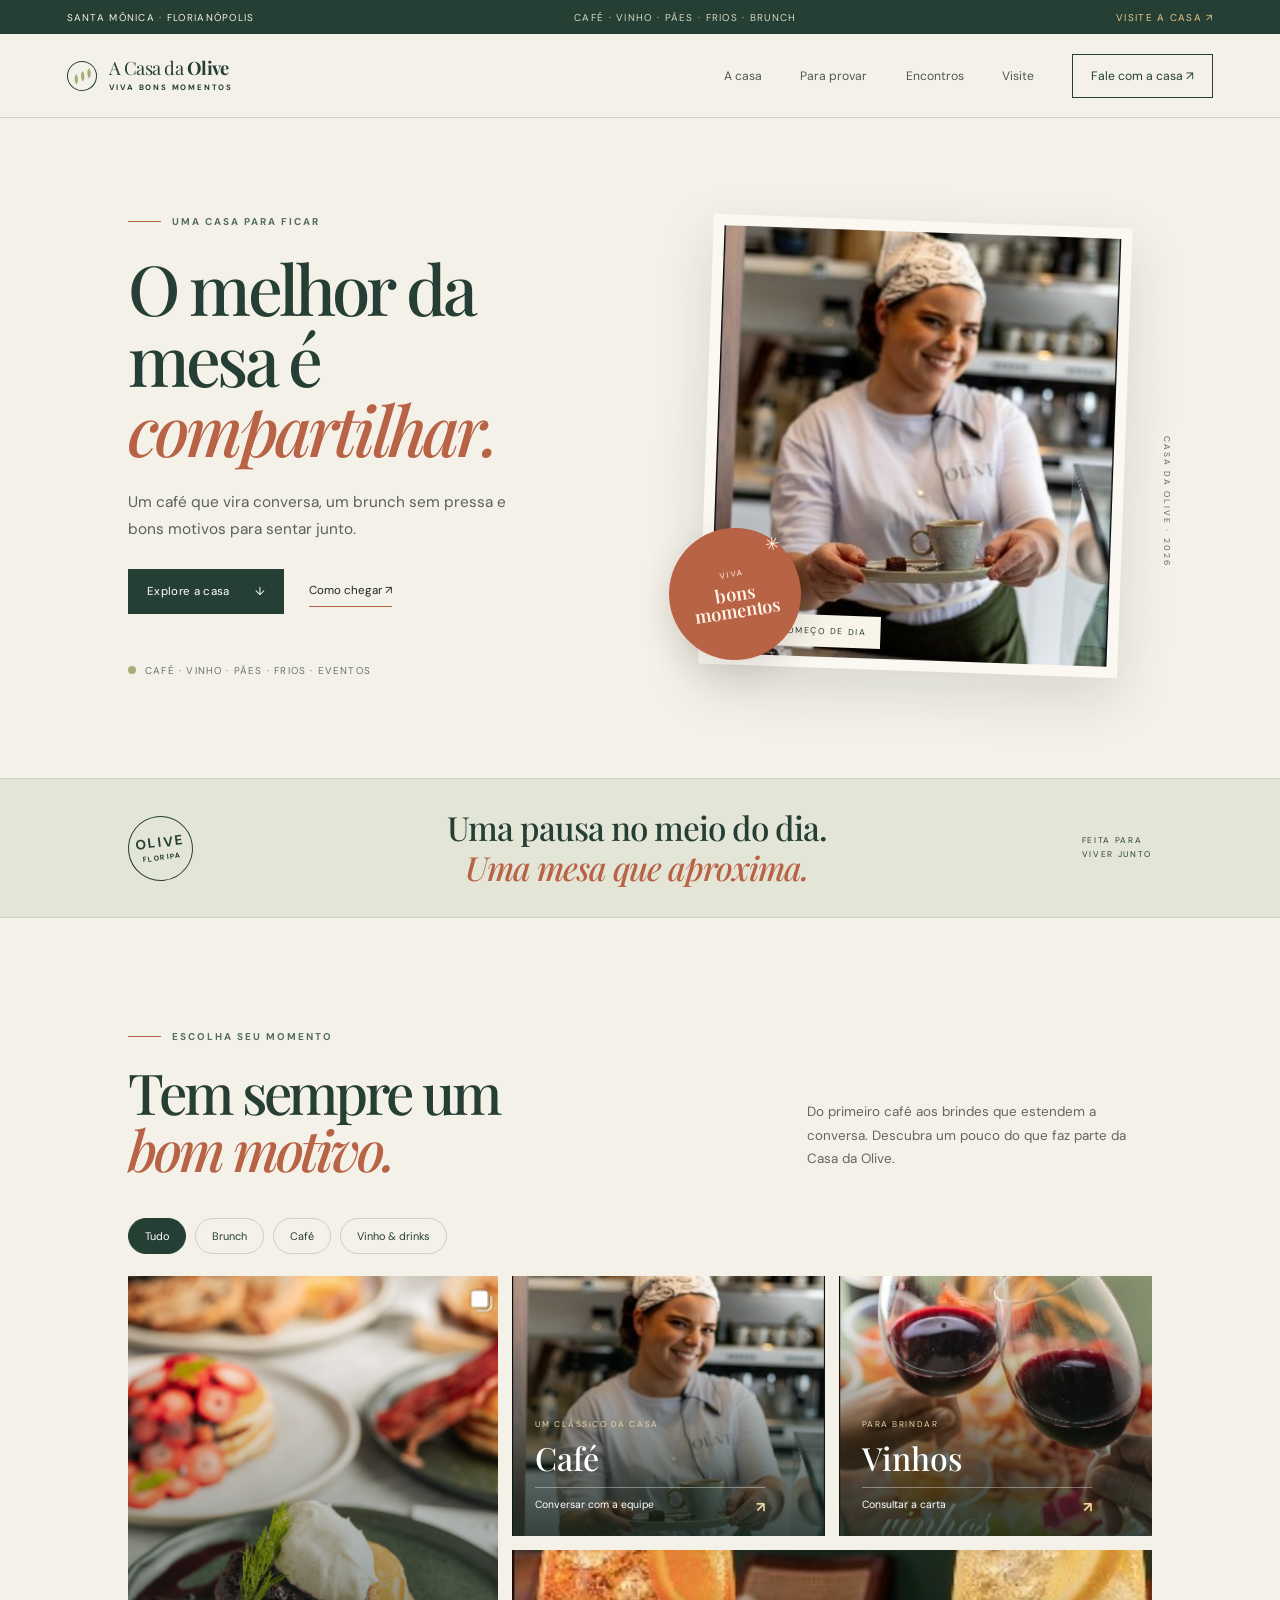
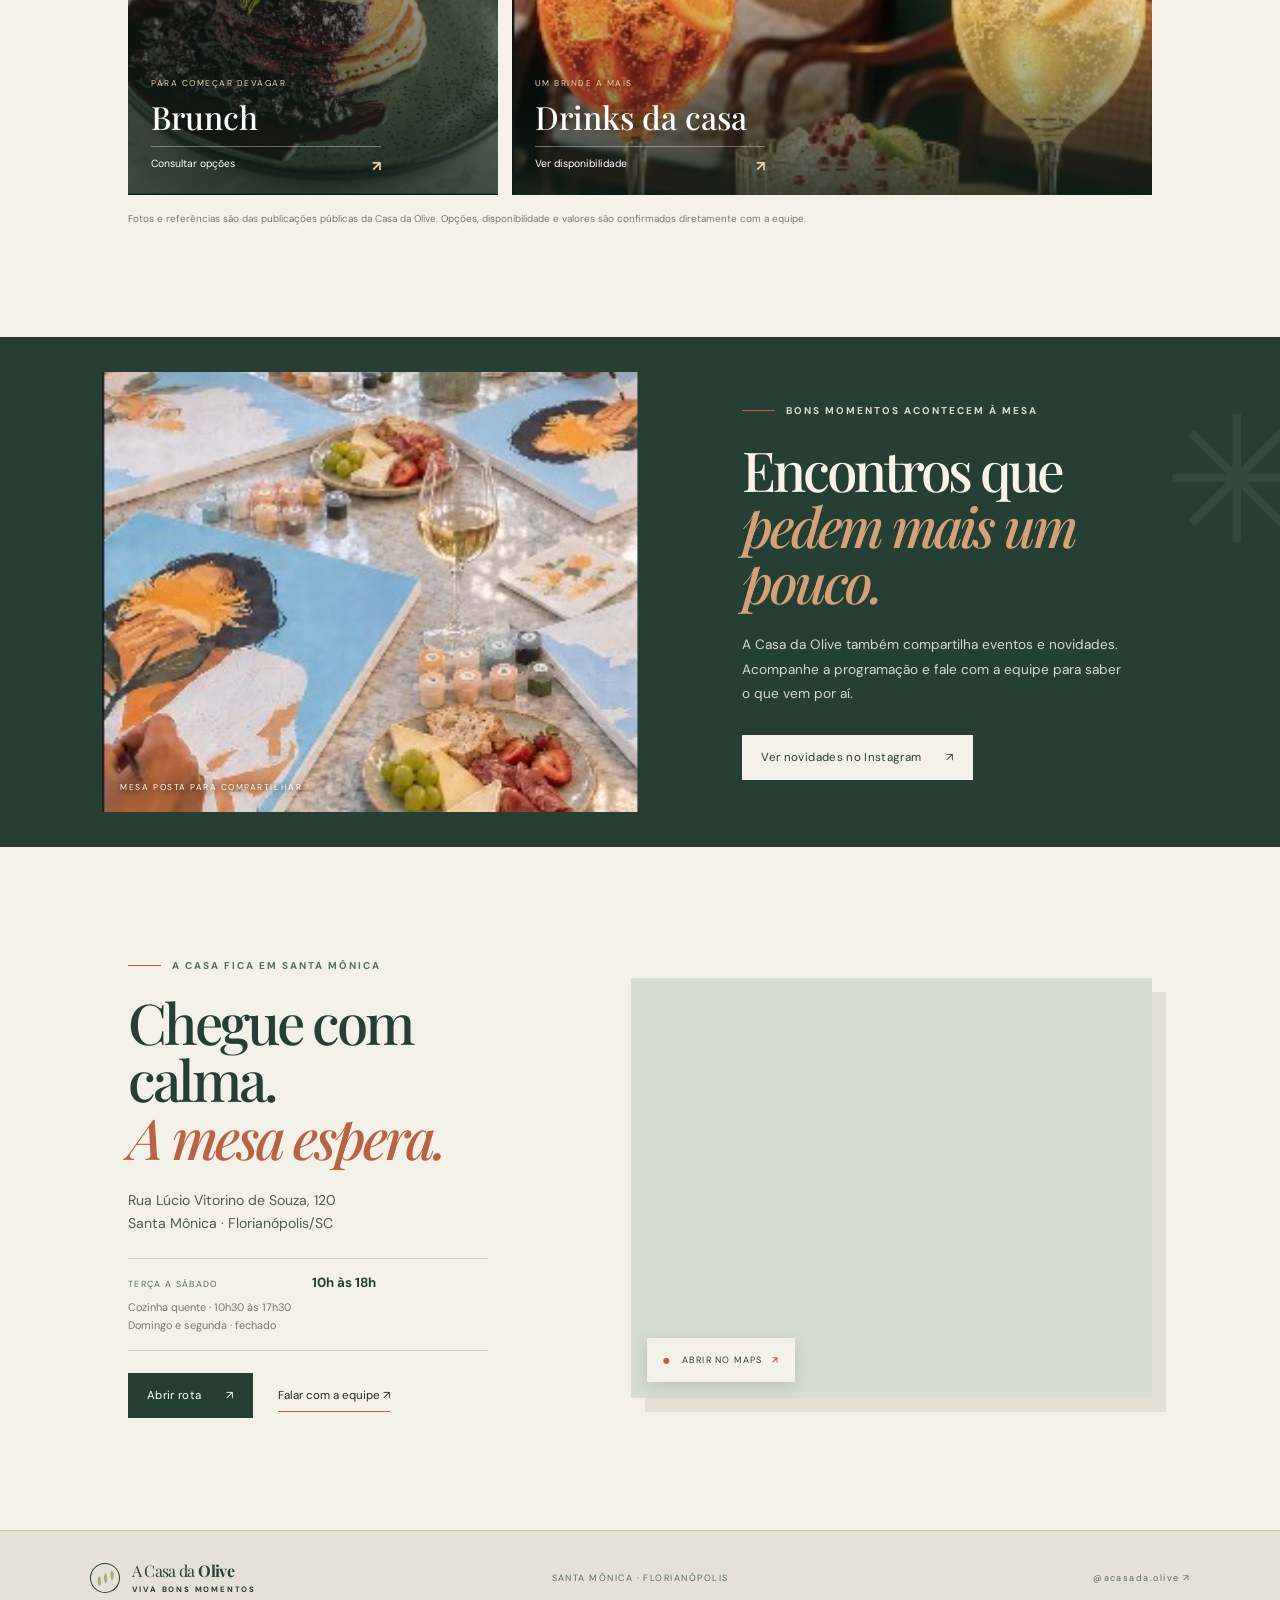
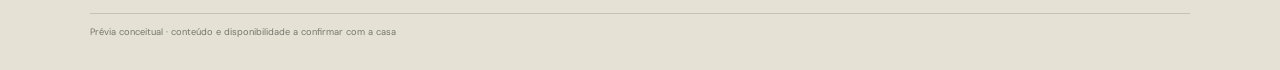
<file: index.html>
<!doctype html>
<html lang="pt-BR">
<head>
  <meta charset="utf-8">
  <meta name="viewport" content="width=device-width, initial-scale=1">
  <meta name="theme-color" content="#263f34">
  <meta name="description" content="Café, vinho, pães, frios, brunch e eventos na Casa da Olive, em Santa Mônica, Florianópolis.">
  <link rel="icon" href="favicon.svg" type="image/svg+xml">
  <title>A Casa da Olive — Viva bons momentos</title>
  <link rel="preconnect" href="https://fonts.googleapis.com">
  <link rel="preconnect" href="https://fonts.gstatic.com" crossorigin>
  <link href="https://fonts.googleapis.com/css2?family=DM+Sans:wght@400;500;600;700&family=Playfair+Display:wght@500;600;700&display=swap" rel="stylesheet">
  <link rel="stylesheet" href="styles.css">
</head>
<body>
  <a class="skip-link" href="#conteudo">Pular para o conteúdo</a>
  <div class="topline"><span>Santa Mônica · Florianópolis</span><span>Café · Vinho · Pães · Frios · Brunch</span><a href="#visita">Visite a casa <span aria-hidden="true">↗</span></a></div>
  <header class="site-header">
    <a class="brand" href="#inicio" aria-label="A Casa da Olive, início"><span class="brand-mark" aria-hidden="true"><i></i><i></i><i></i></span><span>A Casa da <b>Olive</b><small>VIVA BONS MOMENTOS</small></span></a>
    <button class="menu-toggle" aria-expanded="false" aria-controls="nav" aria-label="Abrir menu"><span></span><span></span></button>
    <nav id="nav" aria-label="Navegação principal">
      <a href="#momentos">A casa</a><a href="#menu">Para provar</a><a href="#eventos">Encontros</a><a href="#visita">Visite</a>
      <a class="nav-cta" href="https://wa.me/554888057174?text=Oi%2C%20quero%20saber%20mais%20sobre%20a%20Casa%20da%20Olive" target="_blank" rel="noreferrer">Fale com a casa <span aria-hidden="true">↗</span></a>
    </nav>
  </header>

  <main id="conteudo">
    <section class="hero" id="inicio">
      <div class="hero-copy">
        <p class="eyebrow"><span class="eyebrow-line"></span> UMA CASA PARA FICAR</p>
        <h1>O melhor da mesa é <em>compartilhar.</em></h1>
        <p class="hero-text">Um café que vira conversa, um brunch sem pressa e bons motivos para sentar junto.</p>
        <div class="hero-actions"><a class="button button-dark" href="#menu">Explore a casa <span aria-hidden="true">↓</span></a><a class="text-link" href="#visita">Como chegar <span aria-hidden="true">↗</span></a></div>
        <p class="hero-note"><span class="olive-dot"></span> Café · Vinho · Pães · Frios · Eventos</p>
      </div>
      <div class="hero-visual">
        <div class="hero-photo photo-frame"><img src="assets/olive-cafe.jpg" alt="Integrante da equipe servindo café na Casa da Olive" fetchpriority="high"><span class="photo-caption">UM BOM COMEÇO DE DIA</span></div>
        <div class="round-note"><span>VIVA</span><b>bons<br>momentos</b><span class="note-leaf" aria-hidden="true">✳</span></div>
        <div class="hero-side-label">CASA DA OLIVE · 2026</div>
      </div>
    </section>

    <section class="intro-band" id="momentos">
      <div class="intro-stamp">OLIVE<br><span>FLORIPA</span></div>
      <p>Uma pausa no meio do dia.<br><em>Uma mesa que aproxima.</em></p>
      <span class="intro-aside">FEITA PARA<br>VIVER JUNTO</span>
    </section>

    <section class="discover section-pad" id="menu">
      <div class="section-heading">
        <div><p class="eyebrow"><span class="eyebrow-line"></span> ESCOLHA SEU MOMENTO</p><h2>Tem sempre um<br><em>bom motivo.</em></h2></div>
        <p class="section-lede">Do primeiro café aos brindes que estendem a conversa. Descubra um pouco do que faz parte da Casa da Olive.</p>
      </div>
      <div class="filter-row" role="group" aria-label="Filtrar experiências">
        <button class="filter is-active" data-filter="all" aria-pressed="true">Tudo</button><button class="filter" data-filter="brunch" aria-pressed="false">Brunch</button><button class="filter" data-filter="cafe" aria-pressed="false">Café</button><button class="filter" data-filter="vinho" aria-pressed="false">Vinho & drinks</button>
      </div>
      <div class="experience-grid">
        <article class="experience-card card-tall" data-category="brunch">
          <img src="assets/olive-brunch.png" alt="Prato de brunch com panquecas, frutas e creme" loading="lazy"><div class="card-shade"></div><div class="card-content"><span>PARA COMEÇAR DEVAGAR</span><h3>Brunch</h3><a href="https://wa.me/554888057174?text=Oi%2C%20quero%20consultar%20as%20op%C3%A7%C3%B5es%20de%20brunch" target="_blank" rel="noreferrer">Consultar opções <b aria-hidden="true">↗</b></a></div>
        </article>
        <article class="experience-card" data-category="cafe">
          <img src="assets/olive-cafe.jpg" alt="Integrante da equipe servindo café na casa" loading="lazy"><div class="card-shade"></div><div class="card-content"><span>UM CLÁSSICO DA CASA</span><h3>Café</h3><a href="https://wa.me/554888057174?text=Oi%2C%20quero%20saber%20sobre%20os%20caf%C3%A9s%20da%20casa" target="_blank" rel="noreferrer">Conversar com a equipe <b aria-hidden="true">↗</b></a></div>
        </article>
        <article class="experience-card" data-category="vinho">
          <img src="assets/olive-vinho.jpg" alt="Taças de vinho servidas com acompanhamentos" loading="lazy"><div class="card-shade"></div><div class="card-content"><span>PARA BRINDAR</span><h3>Vinhos</h3><a href="https://wa.me/554888057174?text=Oi%2C%20gostaria%20de%20consultar%20a%20carta%20de%20vinhos" target="_blank" rel="noreferrer">Consultar a carta <b aria-hidden="true">↗</b></a></div>
        </article>
        <article class="experience-card card-wide" data-category="vinho">
          <img src="assets/olive-bebida.jpg" alt="Drinks servidos à mesa em taças coloridas" loading="lazy"><div class="card-shade"></div><div class="card-content"><span>UM BRINDE A MAIS</span><h3>Drinks da casa</h3><a href="https://wa.me/554888057174?text=Oi%2C%20quero%20saber%20quais%20drinks%20est%C3%A3o%20dispon%C3%ADveis" target="_blank" rel="noreferrer">Ver disponibilidade <b aria-hidden="true">↗</b></a></div>
        </article>
      </div>
      <p class="menu-disclaimer">Fotos e referências são das publicações públicas da Casa da Olive. Opções, disponibilidade e valores são confirmados diretamente com a equipe.</p>
    </section>

    <section class="gather" id="eventos">
      <div class="gather-photo"><img src="assets/olive-brunch-mesa.jpg" alt="Mesa compartilhada com vinho, pães e acompanhamentos" loading="lazy"><span class="photo-index">MESA POSTA PARA COMPARTILHAR</span></div>
      <div class="gather-copy"><p class="eyebrow eyebrow-light"><span class="eyebrow-line"></span> BONS MOMENTOS ACONTECEM À MESA</p><h2>Encontros que<br><em>pedem mais um pouco.</em></h2><p>A Casa da Olive também compartilha eventos e novidades. Acompanhe a programação e fale com a equipe para saber o que vem por aí.</p><a class="button button-light" href="https://www.instagram.com/acasada.olive/" target="_blank" rel="noreferrer">Ver novidades no Instagram <span aria-hidden="true">↗</span></a></div>
      <span class="gather-flower" aria-hidden="true">✳</span>
    </section>

    <section class="visit section-pad" id="visita">
      <div class="visit-copy"><p class="eyebrow"><span class="eyebrow-line"></span> A CASA FICA EM SANTA MÔNICA</p><h2>Chegue com calma.<br><em>A mesa espera.</em></h2><p class="address">Rua Lúcio Vitorino de Souza, 120<br>Santa Mônica · Florianópolis/SC</p><div class="hours"><span>TERÇA A SÁBADO</span><b>10h às 18h</b><small>Cozinha quente · 10h30 às 17h30<br>Domingo e segunda · fechado</small></div><div class="visit-actions"><a class="button button-dark" href="https://www.google.com/maps/search/?api=1&query=Rua+L%C3%BAcio+Vitorino+de+Souza%2C+120%2C+Santa+M%C3%B4nica%2C+Florian%C3%B3polis%2C+SC" target="_blank" rel="noreferrer">Abrir rota <span aria-hidden="true">↗</span></a><a class="text-link" href="https://wa.me/554888057174?text=Oi%2C%20quero%20reservar%20ou%20tirar%20uma%20d%C3%BAvida" target="_blank" rel="noreferrer">Falar com a equipe ↗</a></div></div>
      <div class="map-wrap"><iframe title="Mapa da Casa da Olive em Santa Mônica, Florianópolis" loading="lazy" referrerpolicy="no-referrer-when-downgrade" src="https://maps.google.com/maps?q=Rua%20L%C3%BAcio%20Vitorino%20de%20Souza%2C%20120%2C%20Santa%20M%C3%B4nica%2C%20Florian%C3%B3polis%2C%20SC&t=&z=15&ie=UTF8&iwloc=&output=embed"></iframe><a class="map-label" href="https://www.google.com/maps/search/?api=1&query=Rua+L%C3%BAcio+Vitorino+de+Souza%2C+120%2C+Santa+M%C3%B4nica%2C+Florian%C3%B3polis%2C+SC" target="_blank" rel="noreferrer"><span class="map-pin" aria-hidden="true">●</span> ABRIR NO MAPS <b aria-hidden="true">↗</b></a></div>
    </section>
  </main>
  <footer class="footer"><a class="brand brand-footer" href="#inicio"><span class="brand-mark" aria-hidden="true"><i></i><i></i><i></i></span><span>A Casa da <b>Olive</b><small>VIVA BONS MOMENTOS</small></span></a><span class="footer-mid">SANTA MÔNICA · FLORIANÓPOLIS</span><a class="footer-insta" href="https://www.instagram.com/acasada.olive/" target="_blank" rel="noreferrer">@acasada.olive ↗</a><small class="concept-note">Prévia conceitual · conteúdo e disponibilidade a confirmar com a casa</small></footer>
  <div class="mobile-bar"><a href="#visita">Como chegar</a><a href="https://wa.me/554888057174?text=Oi%2C%20quero%20falar%20com%20a%20Casa%20da%20Olive" target="_blank" rel="noreferrer">WhatsApp <span aria-hidden="true">↗</span></a></div>
  <script src="app.js"></script>
</body>
</html>
</file>
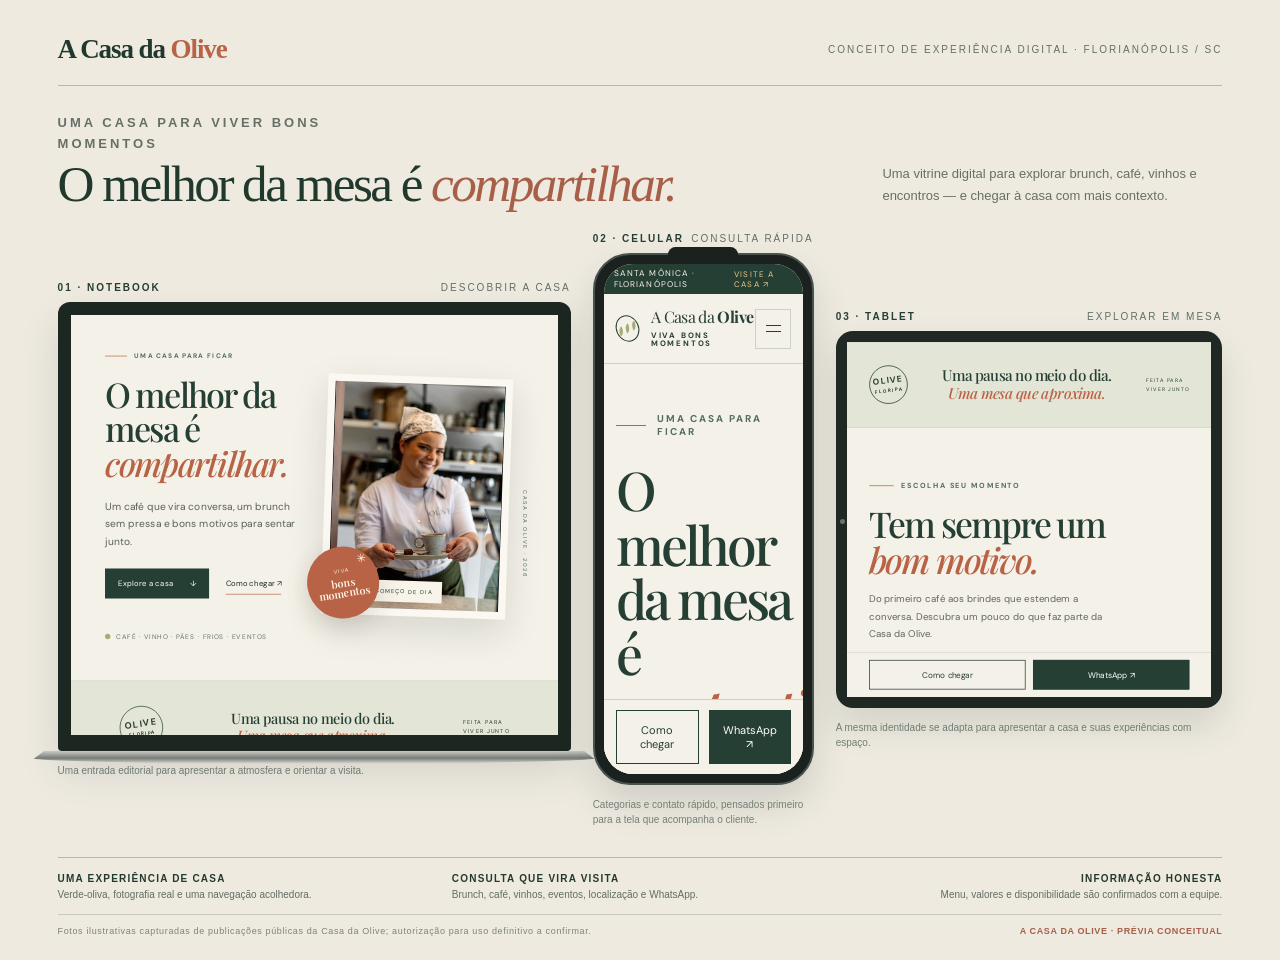
<file: arte/prancha.html>
<!doctype html>
<html lang="pt-BR">
<head>
  <meta charset="utf-8"><meta name="viewport" content="width=device-width, initial-scale=1">
  <title>A Casa da Olive — Prancha de apresentação</title>
  <style>
    *{box-sizing:border-box}body{margin:0;background:#eeeae0;color:#21382d;font-family:Arial,sans-serif}.board{max-width:1800px;margin:auto;padding:34px 4.5vw 24px}.board-header{display:grid;grid-template-columns:1fr auto;align-items:center;border-bottom:1px solid #b8b8a9;padding-bottom:20px}.logo{font:600 27px Georgia,serif;letter-spacing:-.04em}.logo span{color:#b96346}.meta{font-size:10px;letter-spacing:.2em;text-transform:uppercase;color:#647067}.intro{display:flex;align-items:end;justify-content:space-between;padding:26px 0 24px}.kicker{font-size:10px;letter-spacing:.23em;color:#a75f48;text-transform:uppercase;font-weight:bold;margin:0 0 10px}.intro h1{font:500 clamp(32px,4vw,55px)/1 Georgia,serif;letter-spacing:-.05em;margin:0;max-width:680px}.intro h1 em{color:#a75f48;font-weight:normal}.intro p{font-size:13px;line-height:1.65;color:#667067;max-width:340px;margin:0 0 3px}.devices{display:grid;grid-template-columns:1.3fr .56fr .98fr;gap:22px;align-items:center}.device{position:relative}.device-label{display:flex;align-items:center;justify-content:space-between;margin:0 0 9px;font-size:10px;letter-spacing:.2em;text-transform:uppercase;color:#617068}.device-label b{font-size:10px;color:#263f34}.laptop{padding:13px 13px 16px;background:#1c2721;border-radius:12px 12px 4px 4px;box-shadow:0 20px 38px #23382d20;position:relative}.laptop:after{content:"";height:13px;width:112%;position:absolute;left:-6%;bottom:-13px;background:linear-gradient(#c9c9c3,#777c78 55%,#e0dfd9);border-radius:0 0 50% 50%;clip-path:polygon(3% 0,97% 0,100% 100%,0 100%)}.laptop-screen{height:420px;overflow:hidden;background:#f4f1e8}.laptop-screen iframe{width:150%;height:150%;border:0;transform:scale(.667);transform-origin:top left}.phone{width:min(100%,278px);margin:0 auto;padding:9px;background:#1b211e;border-radius:37px;box-shadow:0 19px 36px #25382c26;border:2px solid #47534b}.phone:before{content:"";position:absolute;width:70px;height:15px;border-radius:12px;background:#1b211e;top:14px;left:50%;transform:translateX(-50%);z-index:2}.phone-screen{height:510px;border-radius:29px;overflow:hidden;background:#f4f1e8}.phone-screen iframe{width:100%;height:100%;border:0}.tablet{width:100%;padding:11px;background:#202823;border-radius:17px;box-shadow:0 18px 35px #263a3022;position:relative}.tablet:before{content:"";width:5px;height:5px;background:#65756c;position:absolute;left:4px;top:50%;border-radius:50%}.tablet-screen{height:355px;overflow:hidden;background:#f4f1e8}.tablet-screen iframe{width:135%;height:135%;border:0;transform:scale(.741);transform-origin:top left}.device-note{margin:12px 0 0;font-size:10px;line-height:1.5;color:#748077}.board-footer{display:grid;grid-template-columns:1fr 1fr 1fr;gap:18px;border-top:1px solid #b8b8a9;margin-top:30px;padding-top:15px;font-size:10px;color:#626e65}.board-footer b{display:block;color:#24392e;text-transform:uppercase;letter-spacing:.12em;margin-bottom:5px}.board-footer div:last-child{text-align:right}.disclaimer{border-top:1px solid #c9c8bc;margin-top:14px;padding-top:11px;display:flex;justify-content:space-between;gap:18px;font-size:9px;letter-spacing:.07em;color:#7e8278}.disclaimer strong{color:#a75f48;font-weight:600}
    @media(max-width:1150px){.board{padding:25px 3vw}.devices{grid-template-columns:1.2fr .58fr;row-gap:24px}.tablet-device{grid-column:1/-1;max-width:750px;margin:auto}.tablet-screen{height:300px}.intro{gap:25px}.laptop-screen{height:370px}}
    @media(max-width:700px){.board{padding:22px 5vw}.board-header{grid-template-columns:1fr;gap:10px}.meta{font-size:8px}.intro{display:block;padding:25px 0}.intro h1{font-size:39px}.intro p{margin-top:13px;font-size:12px}.devices{display:flex;flex-direction:column;align-items:stretch;gap:27px}.device{width:100%}.laptop{max-width:100%}.laptop-screen{height:260px}.phone{width:250px}.phone-screen{height:480px}.tablet-device{max-width:100%}.tablet-screen{height:250px}.board-footer{grid-template-columns:1fr 1fr}.board-footer div:last-child{text-align:left;grid-column:1/-1}.disclaimer{flex-direction:column;gap:6px;font-size:8px}}
  </style>
</head>
<body>
  <main class="board">
    <header class="board-header"><div class="logo">A Casa da <span>Olive</span></div><div class="meta">CONCEITO DE EXPERIÊNCIA DIGITAL · FLORIANÓPOLIS / SC</div></header>
    <section class="intro"><div><p class="kicker">UMA CASA PARA VIVER BONS MOMENTOS</p><h1>O melhor da mesa é <em>compartilhar.</em></h1></div><p>Uma vitrine digital para explorar brunch, café, vinhos e encontros — e chegar à casa com mais contexto.</p></section>
    <section class="devices" aria-label="Prévia do site em diferentes dispositivos">
      <article class="device laptop-device"><div class="device-label"><b>01 · Notebook</b><span>Descobrir a casa</span></div><div class="laptop"><div class="laptop-screen"><iframe src="../index.html#inicio" title="Prévia da Casa da Olive em notebook" loading="eager"></iframe></div></div><p class="device-note">Uma entrada editorial para apresentar a atmosfera e orientar a visita.</p></article>
      <article class="device phone-device"><div class="device-label"><b>02 · Celular</b><span>Consulta rápida</span></div><div class="phone"><div class="phone-screen"><iframe src="../index.html#menu" title="Prévia da Casa da Olive em celular" loading="eager"></iframe></div></div><p class="device-note">Categorias e contato rápido, pensados primeiro para a tela que acompanha o cliente.</p></article>
      <article class="device tablet-device"><div class="device-label"><b>03 · Tablet</b><span>Explorar em mesa</span></div><div class="tablet"><div class="tablet-screen"><iframe src="../index.html#momentos" title="Prévia da Casa da Olive em tablet" loading="eager"></iframe></div></div><p class="device-note">A mesma identidade se adapta para apresentar a casa e suas experiências com espaço.</p></article>
    </section>
    <section class="board-footer"><div><b>Uma experiência de casa</b>Verde-oliva, fotografia real e uma navegação acolhedora.</div><div><b>Consulta que vira visita</b>Brunch, café, vinhos, eventos, localização e WhatsApp.</div><div><b>Informação honesta</b>Menu, valores e disponibilidade são confirmados com a equipe.</div></section>
    <div class="disclaimer"><span>Fotos ilustrativas capturadas de publicações públicas da Casa da Olive; autorização para uso definitivo a confirmar.</span><strong>A CASA DA OLIVE · PRÉVIA CONCEITUAL</strong></div>
  </main>
</body>
</html>
</file>
<file: styles.css>
:root{--olive:#263f34;--olive-dark:#1e3028;--olive-mid:#536e5b;--leaf:#a4ad78;--paper:#f4f1e8;--paper-2:#e9e4d7;--ink:#1e2923;--rust:#b96346;--line:rgba(38,63,52,.19);--serif:"Playfair Display",Georgia,serif;--sans:"DM Sans",Arial,sans-serif}*{box-sizing:border-box}html{scroll-behavior:smooth}body{margin:0;background:var(--paper);color:var(--ink);font-family:var(--sans);-webkit-font-smoothing:antialiased}a{color:inherit;text-decoration:none}button{font:inherit}.skip-link{position:absolute;top:-100px;left:1rem;z-index:10;background:#fff;padding:1rem}.skip-link:focus{top:1rem}.topline{min-height:34px;padding:0 5.2vw;background:var(--olive);color:#f5f1e8;display:flex;align-items:center;justify-content:space-between;font-size:.62rem;letter-spacing:.13em;text-transform:uppercase}.topline span:nth-child(2){color:#d6d9bf}.topline a{color:#e8c88a}.site-header{height:84px;padding:0 5.2vw;display:flex;align-items:center;justify-content:space-between;border-bottom:1px solid var(--line);position:relative;z-index:5;background:var(--paper)}.brand{display:flex;align-items:center;gap:12px;font-family:var(--serif);font-size:1.15rem;letter-spacing:-.04em;line-height:1;color:var(--olive)}.brand b{font-weight:700}.brand small{display:block;font-family:var(--sans);font-size:.49rem;letter-spacing:.23em;margin-top:7px;font-weight:700}.brand-mark{width:30px;height:30px;border:1px solid var(--olive);border-radius:50%;position:relative;display:inline-flex;align-items:center;justify-content:center;gap:2px;transform:rotate(-25deg)}.brand-mark i{width:5px;height:9px;background:var(--leaf);border-radius:100% 0 100% 0;display:block}.site-header nav{display:flex;align-items:center;gap:clamp(18px,3vw,48px);font-size:.76rem}.site-header nav>a:not(.nav-cta){opacity:.76}.site-header nav>a:hover{opacity:1}.nav-cta{border:1px solid var(--olive);padding:13px 18px;color:var(--olive);transition:.2s}.nav-cta:hover{background:var(--olive);color:white}.menu-toggle{display:none}.hero{min-height:660px;display:grid;grid-template-columns:.95fr 1.05fr;gap:4vw;padding:72px 8vw 76px 10vw;align-items:center;overflow:hidden}.hero-copy{max-width:570px;position:relative;z-index:1}.eyebrow{display:flex;align-items:center;gap:11px;text-transform:uppercase;color:var(--olive-mid);font-size:.62rem;letter-spacing:.2em;font-weight:700;margin:0 0 24px}.eyebrow-line{height:1px;width:33px;background:var(--rust);display:inline-block}.hero h1,.section-heading h2,.gather h2,.visit h2{font:500 clamp(3.1rem,5.4vw,5.55rem)/1.02 var(--serif);letter-spacing:-.055em;color:var(--olive);margin:0}.hero h1 em,.section-heading h2 em,.gather h2 em,.visit h2 em{font-weight:500;color:var(--rust)}.hero-text{max-width:410px;color:#5a625a;line-height:1.75;font-size:.96rem;margin:25px 0 26px}.hero-actions,.visit-actions{display:flex;align-items:center;gap:25px}.button{display:inline-flex;gap:25px;align-items:center;padding:15px 19px;font-size:.72rem;letter-spacing:.03em;transition:transform .2s,background .2s}.button:hover{transform:translateY(-2px)}.button-dark{color:white;background:var(--olive)}.button-dark:hover{background:var(--olive-dark)}.button-light{color:var(--olive);background:#f4f1e8}.button-light:hover{background:white}.text-link{font-size:.72rem;border-bottom:1px solid var(--rust);padding:8px 0}.hero-note{display:flex;align-items:center;gap:9px;margin:50px 0 0;color:#68756b;font-size:.62rem;letter-spacing:.12em;text-transform:uppercase}.olive-dot{width:8px;height:8px;background:var(--leaf);border-radius:50%}.hero-visual{min-height:492px;position:relative;display:flex;align-items:center;justify-content:center}.hero-photo{position:relative;width:min(80%,505px);height:450px;transform:rotate(2deg);background:#ddd}.photo-frame{padding:11px;background:#faf8f1;box-shadow:0 20px 55px #14291d22}.photo-frame img{width:100%;height:100%;object-fit:cover;object-position:center 61%}.photo-caption{position:absolute;left:20px;bottom:21px;background:#f8f4e9;color:var(--olive);font-size:.54rem;letter-spacing:.2em;padding:10px 13px}.round-note{position:absolute;bottom:32px;left:3%;width:132px;height:132px;border-radius:50%;background:var(--rust);color:#fff4e4;display:flex;flex-direction:column;justify-content:center;align-items:center;transform:rotate(-9deg);box-shadow:0 11px 35px #39251d25}.round-note span{font-size:.5rem;letter-spacing:.26em}.round-note b{font:600 1.14rem/.96 var(--serif);text-align:center;margin-top:6px}.round-note .note-leaf{position:absolute;right:9px;top:11px;font-size:1.1rem}.hero-side-label{position:absolute;right:1%;top:48%;writing-mode:vertical-rl;font-size:.53rem;letter-spacing:.24em;color:var(--olive-mid)}.intro-band{padding:26px 10vw;min-height:140px;background:#e3e5d6;display:flex;align-items:center;justify-content:space-between;color:var(--olive);border-top:1px solid #d0d4c4;border-bottom:1px solid #d0d4c4}.intro-stamp{font:700 .85rem/1 var(--sans);letter-spacing:.13em;transform:rotate(-7deg);border:1px solid var(--olive);border-radius:50%;width:65px;height:65px;display:flex;flex-direction:column;align-items:center;justify-content:center}.intro-stamp span{font-size:.45rem;margin-top:4px;letter-spacing:.22em}.intro-band p{font:500 clamp(1.35rem,2.6vw,2.2rem)/1.2 var(--serif);margin:0;text-align:center;letter-spacing:-.03em}.intro-band em{color:var(--rust)}.intro-aside{font-size:.52rem;letter-spacing:.2em;line-height:1.65}.section-pad{padding:112px 10vw}.section-heading{display:flex;justify-content:space-between;align-items:end;gap:40px;margin-bottom:40px}.section-heading .eyebrow{margin-bottom:20px}.section-heading h2,.visit h2{font-size:clamp(2.7rem,4.4vw,4.2rem)}.section-lede{max-width:325px;line-height:1.75;color:#626860;font-size:.84rem;margin:0 2% 7px 0}.filter-row{display:flex;gap:9px;margin-bottom:22px;flex-wrap:wrap}.filter{border:1px solid var(--line);padding:10px 16px;background:transparent;color:var(--olive);font-size:.68rem;cursor:pointer;border-radius:99px}.filter:hover,.filter.is-active{background:var(--olive);color:white;border-color:var(--olive)}.experience-grid{display:grid;grid-template-columns:1.18fr 1fr 1fr;grid-template-rows:260px 245px;gap:14px}.experience-card{min-width:0;position:relative;overflow:hidden;background:var(--olive-dark);color:#fff}.experience-card img,.gather-photo img{width:100%;height:100%;display:block;object-fit:cover;transition:transform .65s cubic-bezier(.2,.65,.2,1)}.experience-card:hover img{transform:scale(1.04)}.experience-card[data-category="brunch"] img{object-position:center 60%}.experience-card[data-category="cafe"] img{object-position:center 45%}.experience-card[data-category="vinho"] img{object-position:center 55%}.card-tall{grid-row:span 2}.card-wide{grid-column:span 2}.card-shade{position:absolute;inset:0;background:linear-gradient(180deg,transparent 15%,#0f2019c9 100%)}.card-content{position:absolute;left:23px;right:18px;bottom:20px}.card-content>span{font-size:.53rem;letter-spacing:.18em;color:#e8d5a5}.card-content h3{font:500 clamp(1.65rem,2.5vw,2.25rem)/1.05 var(--serif);margin:9px 0 12px}.card-content a{font-size:.65rem;border-top:1px solid #ffffff5e;padding-top:10px;display:flex;justify-content:space-between;max-width:230px}.card-content a b{color:#e8d5a5;font-size:.9rem}.menu-disclaimer{margin:17px 0 0;font-size:.62rem;color:#777a70}.gather{min-height:510px;background:var(--olive);display:grid;grid-template-columns:1.04fr .96fr;align-items:center;position:relative;color:#f8f4e9;overflow:hidden}.gather-photo{height:440px;width:100%;position:relative;padding-left:8vw}.gather-photo img{object-position:center 58%;clip-path:inset(0 5% 0 0)}.photo-index{position:absolute;bottom:19px;left:calc(8vw + 18px);color:#fff;font-size:.53rem;letter-spacing:.18em;text-shadow:0 1px 6px #000}.gather-copy{padding:60px 12vw 60px 6vw;position:relative;z-index:1}.eyebrow-light{color:#dce0c9}.gather h2{font-size:clamp(2.7rem,4.3vw,4.1rem);color:#faf4e8}.gather h2 em{color:#d4a276}.gather-copy>p:not(.eyebrow){line-height:1.8;color:#d7dbce;font-size:.85rem;max-width:390px;margin:24px 0 28px}.gather-flower{position:absolute;right:-30px;top:30px;font-size:11rem;color:#ffffff0e}.visit{display:grid;grid-template-columns:.9fr 1.1fr;gap:6vw;align-items:center}.visit-copy .eyebrow{margin-bottom:21px}.address{font-size:.88rem;line-height:1.6;margin:24px 0;color:#4e5c51}.hours{display:grid;grid-template-columns:1fr 1fr;max-width:360px;border-top:1px solid var(--line);border-bottom:1px solid var(--line);padding:15px 0;align-items:baseline;gap:8px}.hours span{font-size:.55rem;letter-spacing:.15em;color:var(--olive-mid)}.hours b{font-size:.83rem;color:var(--olive)}.hours small{grid-column:1/-1;font-size:.68rem;line-height:1.65;color:#73786e}.visit-actions{margin-top:22px;flex-wrap:wrap}.map-wrap{height:420px;position:relative;background:#d8ddd2;box-shadow:14px 14px 0 #e4dfd2}.map-wrap iframe{width:100%;height:100%;border:0;filter:saturate(.62) sepia(.08)}.map-label{position:absolute;bottom:16px;left:16px;background:var(--paper);padding:13px 15px;font-size:.57rem;letter-spacing:.13em;display:flex;gap:10px;align-items:center;color:var(--olive);box-shadow:0 4px 16px #0002}.map-label b{color:var(--rust)}.map-pin{color:var(--rust);font-size:.9rem}.footer{min-height:140px;padding:28px 7vw;background:#e5e1d4;display:grid;grid-template-columns:1fr auto 1fr;gap:12px;align-items:center;border-top:1px solid var(--line)}.brand-footer{font-size:1rem}.footer-mid,.footer-insta{font-size:.57rem;letter-spacing:.16em;color:var(--olive-mid)}.footer-insta{text-align:right}.concept-note{grid-column:1/-1;border-top:1px solid var(--line);padding-top:12px;font-size:.58rem;color:#71776b}.mobile-bar{display:none}
@media(max-width:900px){.topline{padding:0 4vw}.topline span:nth-child(2){display:none}.site-header{padding:0 5vw;height:74px}.site-header nav{gap:16px}.site-header nav>a:not(.nav-cta){display:none}.hero{min-height:auto;padding:55px 7vw 60px;grid-template-columns:.95fr 1.05fr;gap:2vw}.hero h1{font-size:clamp(3rem,7vw,4.4rem)}.hero-visual{min-height:410px}.hero-photo{width:86%;height:360px}.round-note{width:108px;height:108px;left:-1%;bottom:22px}.round-note b{font-size:1rem}.hero-side-label{right:-2%}.section-pad{padding:82px 7vw}.experience-grid{grid-template-rows:230px 210px}.gather-copy{padding-right:8vw}.gather-photo{padding-left:5vw}.photo-index{left:calc(5vw + 18px)}.visit{gap:4vw}.map-wrap{height:360px}}
@media(max-width:620px){.topline{min-height:30px;font-size:.52rem;padding:0 5vw}.topline a{font-size:.5rem}.site-header{height:70px;padding:0 6vw}.brand{font-size:1rem}.brand-mark{width:27px;height:27px}.menu-toggle{display:flex;width:40px;height:40px;border:1px solid var(--line);background:transparent;align-items:center;justify-content:center;flex-direction:column;gap:5px}.menu-toggle span{width:15px;height:1px;background:var(--olive)}.site-header nav{position:absolute;display:none;left:0;right:0;top:70px;background:var(--paper);padding:12px 6vw 22px;box-shadow:0 14px 18px #18271f16}.site-header nav.is-open{display:flex;flex-direction:column;align-items:stretch;gap:0}.site-header nav>a:not(.nav-cta){display:block;padding:14px 0;border-bottom:1px solid var(--line)}.nav-cta{margin-top:16px;text-align:center}.hero{display:flex;flex-direction:column;align-items:stretch;padding:48px 6vw 46px;gap:15px}.hero h1{font-size:clamp(3.35rem,14.2vw,5rem);max-width:450px}.hero-text{font-size:.88rem;margin:17px 0 21px;max-width:340px}.hero-actions{gap:18px}.button{padding:14px 16px}.hero-note{margin-top:26px;font-size:.54rem}.hero-visual{min-height:385px;margin:0 -1vw}.hero-photo{height:350px;width:78%;margin-left:7%;transform:rotate(1deg)}.round-note{width:100px;height:100px;left:3%;bottom:8px}.hero-side-label{right:2%;top:40%;font-size:.46rem}.intro-band{min-height:116px;padding:20px 6vw;gap:10px}.intro-stamp{width:52px;height:52px;font-size:.72rem;flex:none}.intro-stamp span{font-size:.4rem}.intro-band p{font-size:1.28rem}.intro-aside{font-size:.43rem}.section-pad{padding:72px 6vw}.section-heading{display:block;margin-bottom:25px}.section-heading h2,.visit h2{font-size:3rem}.section-lede{margin:18px 0 0;font-size:.82rem}.filter-row{gap:7px;margin-bottom:15px}.filter{font-size:.62rem;padding:9px 12px}.experience-grid{display:flex;flex-direction:column;gap:12px}.experience-card,.card-tall,.card-wide{height:310px}.experience-card:first-child{height:390px}.experience-card img{object-position:center 54%}.card-content{left:18px;bottom:18px}.card-content h3{font-size:1.9rem}.card-content a{max-width:100%}.menu-disclaimer{line-height:1.6}.gather{display:flex;flex-direction:column;align-items:stretch}.gather-photo{height:330px;padding:0}.gather-photo img{clip-path:none}.photo-index{left:16px;bottom:15px;font-size:.48rem}.gather-copy{padding:49px 7vw 56px}.gather h2{font-size:3rem}.gather-copy>p:not(.eyebrow){font-size:.82rem}.gather-flower{font-size:7rem;top:300px;right:-15px}.visit{display:flex;flex-direction:column;align-items:stretch;padding-bottom:105px;gap:30px}.visit-copy{order:1}.map-wrap{height:300px;order:2;margin-right:7px;box-shadow:8px 8px 0 #e4dfd2}.visit-actions{gap:17px}.footer{grid-template-columns:1fr auto;padding:24px 6vw 75px;gap:18px}.footer-mid{grid-column:1/-1;grid-row:2}.footer-insta{grid-column:2;grid-row:1}.concept-note{grid-row:3}.mobile-bar{position:fixed;z-index:7;bottom:0;left:0;right:0;background:var(--paper);border-top:1px solid var(--line);display:grid;grid-template-columns:1fr 1fr;padding:10px 6vw max(10px,env(safe-area-inset-bottom));gap:10px}.mobile-bar a{padding:12px;text-align:center;font-size:.69rem;border:1px solid var(--olive);color:var(--olive)}.mobile-bar a+ a{background:var(--olive);color:white}}
@media(prefers-reduced-motion:reduce){html{scroll-behavior:auto}*,*::before,*::after{transition:none!important;animation:none!important}}
</file>
